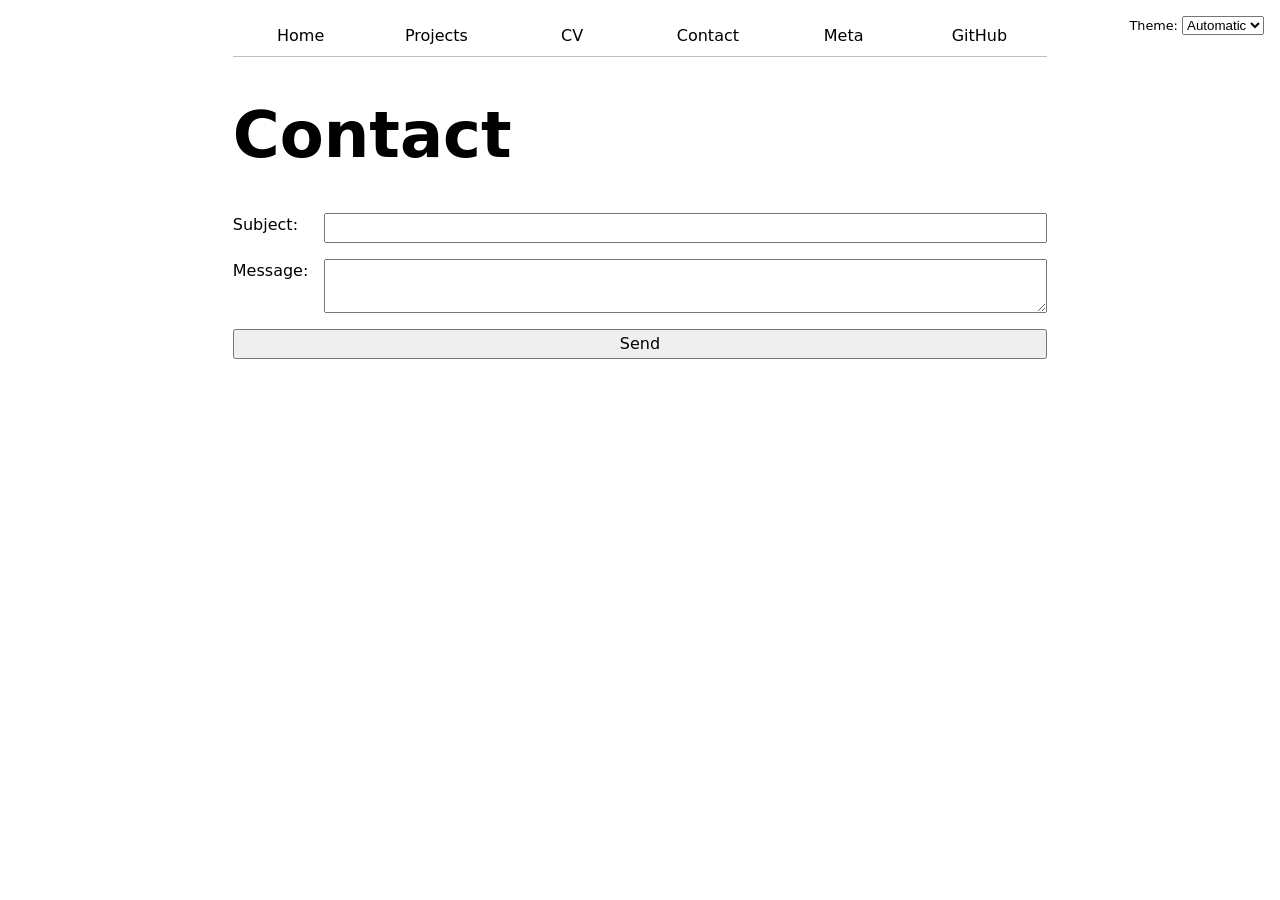
<file: contact/index.html>
<!DOCTYPE html>
<html lang="en">
<head>
  <meta charset="UTF-8">
  <meta name="viewport" content="width=device-width, initial-scale=1">
  <title>Contact</title>
  <link rel="stylesheet" href="../style.css">
</head>

<body>
  <h1>Contact</h1>

  <form action="mailto:brandonmnieto7@gmail.com">
    
    <label>
      Subject:
      <input name="subject" required>
    </label>

    <label>
      Message:
      <textarea name="body" required></textarea>
    </label>

    <button type="submit">Send</button>

  </form>

  <script type="module" src="../global.js"></script>
</body>
</html>
</file>
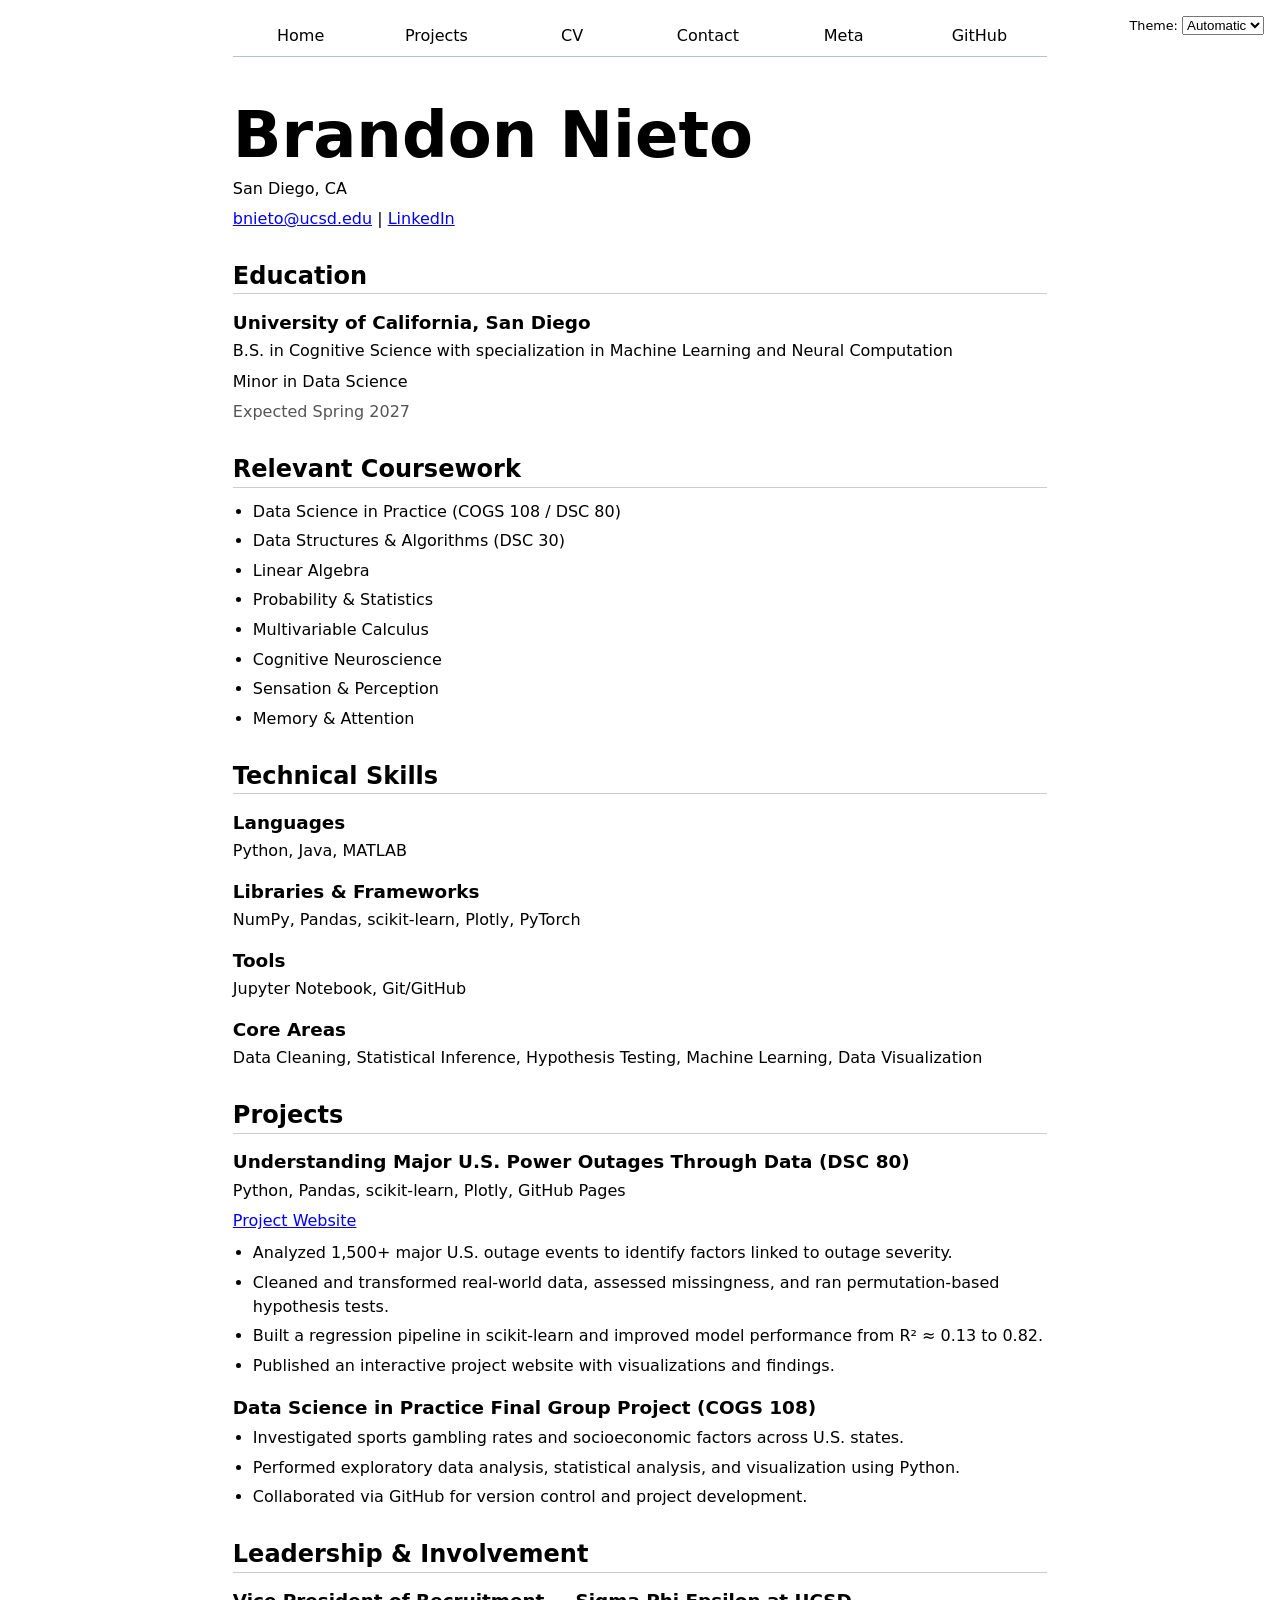
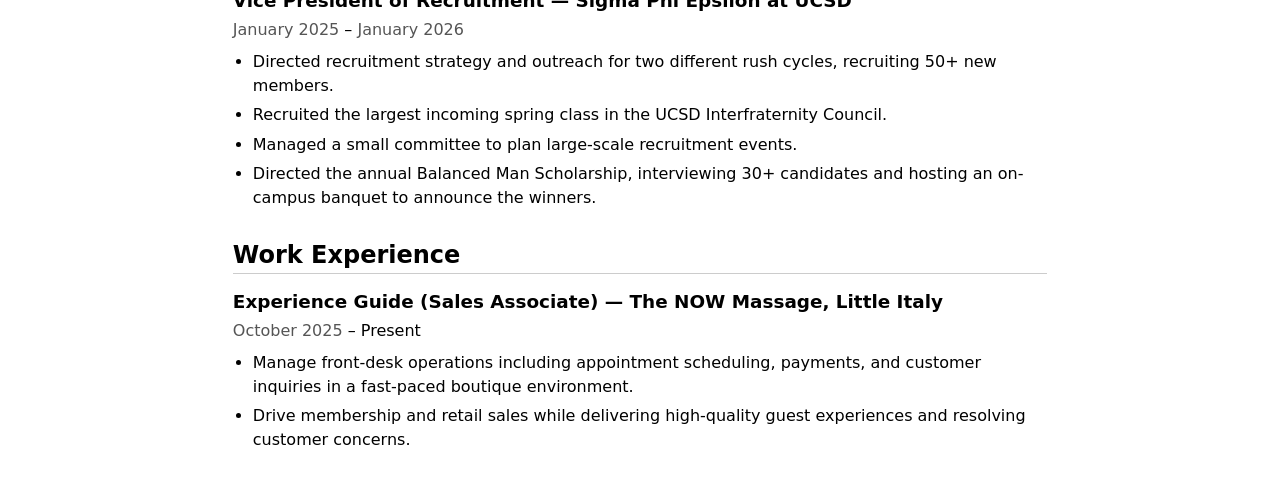
<file: resume/index.html>
<!DOCTYPE html>
<html lang="en">
<head>
  <meta charset="UTF-8">
  <meta name="viewport" content="width=device-width, initial-scale=1">
  <title>Resume</title>
  <link rel="stylesheet" href="../style.css">
</head>
<body class="resume">
  <h1>Brandon Nieto</h1>
  <p>San Diego, CA</p>
  <p>
    <a href="mailto:bnieto@ucsd.edu">bnieto@ucsd.edu</a> |
    <a href="https://www.linkedin.com/in/brandon-nieto-127521278" target="_blank">LinkedIn</a>
  </p>

  <section>
    <h2>Education</h2>
    <article>
      <h3>University of California, San Diego</h3>
      <p>B.S. in Cognitive Science with specialization in Machine Learning and Neural Computation</p>
      <p>Minor in Data Science</p>
      <p><time datetime="2027-06">Expected Spring 2027</time></p>
    </article>
  </section>

  <section>
    <h2>Relevant Coursework</h2>
    <ul>
      <li>Data Science in Practice (COGS 108 / DSC 80)</li>
      <li>Data Structures & Algorithms (DSC 30)</li>
      <li>Linear Algebra</li>
      <li>Probability & Statistics</li>
      <li>Multivariable Calculus</li>
      <li>Cognitive Neuroscience</li>
      <li>Sensation & Perception</li>
      <li>Memory & Attention</li>
    </ul>
  </section>

  <section>
    <h2>Technical Skills</h2>
    <article>
      <h3>Languages</h3>
      <p>Python, Java, MATLAB</p>

      <h3>Libraries & Frameworks</h3>
      <p>NumPy, Pandas, scikit-learn, Plotly, PyTorch</p>

      <h3>Tools</h3>
      <p>Jupyter Notebook, Git/GitHub</p>

      <h3>Core Areas</h3>
      <p>Data Cleaning, Statistical Inference, Hypothesis Testing, Machine Learning, Data Visualization</p>
    </article>
  </section>

  <section>
    <h2>Projects</h2>

    <article>
      <h3>Understanding Major U.S. Power Outages Through Data (DSC 80)</h3>
      <p>Python, Pandas, scikit-learn, Plotly, GitHub Pages</p>
      <p>
        <a href="https://bdognieto.github.io/US-Power-Outages/" target="_blank">Project Website</a>
      </p>
      <ul>
        <li>Analyzed 1,500+ major U.S. outage events to identify factors linked to outage severity.</li>
        <li>Cleaned and transformed real-world data, assessed missingness, and ran permutation-based hypothesis tests.</li>
        <li>Built a regression pipeline in scikit-learn and improved model performance from R² ≈ 0.13 to 0.82.</li>
        <li>Published an interactive project website with visualizations and findings.</li>
      </ul>
    </article>

    <article>
      <h3>Data Science in Practice Final Group Project (COGS 108)</h3>
      <ul>
        <li>Investigated sports gambling rates and socioeconomic factors across U.S. states.</li>
        <li>Performed exploratory data analysis, statistical analysis, and visualization using Python.</li>
        <li>Collaborated via GitHub for version control and project development.</li>
      </ul>
    </article>
  </section>

  <section>
    <h2>Leadership & Involvement</h2>
    <article>
      <h3>Vice President of Recruitment — Sigma Phi Epsilon at UCSD</h3>
      <p><time datetime="2025-01">January 2025</time> – <time datetime="2026-01">January 2026</time></p>
      <ul>
        <li>Directed recruitment strategy and outreach for two different rush cycles, recruiting 50+ new members.</li>
        <li>Recruited the largest incoming spring class in the UCSD Interfraternity Council.</li>
        <li>Managed a small committee to plan large-scale recruitment events.</li>
        <li>Directed the annual Balanced Man Scholarship, interviewing 30+ candidates and hosting an on-campus banquet to announce the winners.</li>
      </ul>
    </article>
  </section>

  <section>
    <h2>Work Experience</h2>
    <article>
      <h3>Experience Guide (Sales Associate) — The NOW Massage, Little Italy</h3>
      <p><time datetime="2025-10">October 2025</time> – Present</p>
      <ul>
        <li>Manage front-desk operations including appointment scheduling, payments, and customer inquiries in a fast-paced boutique environment.</li>
        <li>Drive membership and retail sales while delivering high-quality guest experiences and resolving customer concerns.</li>
      </ul>
    </article>
  </section>
  <script type="module" src="../global.js"></script>
</body>
</html>
</file>
<file: style.css>
html {
  color-scheme: light dark;
}

body {
  font: 100%/1.5 system-ui;
  max-width: 80ch;
  margin: 0 auto;
  padding: 1rem;
}

h1 {
  font-size: 400%;
}

h1, h2, h3, h4, h5, h6 {
  line-height: 1.1;
  text-wrap: balance;
}

input,
textarea,
button {
  font: inherit;
}

form {
  display: grid;
  grid-template-columns: auto 1fr;
  gap: 1em;
}

form label {
  display: contents;
}

form button {
  grid-column: 1 / -1;
  font: inherit;
}

nav {
  display: flex;
  margin-bottom: 2rem;
  align-items: stretch;
  --border-color: oklch(50% 10% 200 / 40%);
  border-bottom: 1px solid var(--border-color);
}

nav a {
  flex: 1;
  text-align: center;
  text-decoration: none;
  padding: 0.5rem;
  color: inherit;
  display: block;
}

nav a.current {
  border-bottom: 0.4em solid var(--border-color);
}

nav a:hover {
  background-color: color-mix(in oklch, #3b82f6, canvas 85%);
  border-bottom: 0.4em solid #3b82f6;
}

.projects {
  display: grid;
  grid-template-columns: repeat(auto-fill, minmax(15em, 1fr));
  gap: 1em;
}

.resume section {
  margin-block: 2rem;
}

.resume h1 {
  margin-bottom: 0.25rem;
}

.resume h2 {
  margin-top: 2rem;
  margin-bottom: 0.75rem;
  padding-bottom: 0.25rem;
  border-bottom: 1px solid #ccc;
  font-size: 1.5rem;
}

.resume h3 {
  margin-bottom: 0.25rem;
  font-size: 1.15rem;
}

.resume p {
  margin: 0.4rem 0;
}

.resume ul {
  margin-top: 0.5rem;
  padding-left: 1.25rem;
}

.resume li {
  margin: 0.35rem 0;
}

.resume article {
  margin-bottom: 1.25rem;
}

.resume time {
  color: #555;
}

.color-scheme {
  position: absolute;
  top: 1rem;
  right: 1rem;
  font-size: 80%;
}

.project-year {
  color: gray;
  font-family: Baskerville, serif;
  font-variant-numeric: oldstyle-nums;
  font-style: italic;
}

#projects-pie-plot {
  max-width: 20em;
  margin-block: 2em;
  overflow: visible;
}

.legend {
  flex: 1;
  list-style: none;
  padding: 0.75rem 1rem;
  margin: 1.5rem auto;

  border: 1px solid #ccc;
  border-radius: 8px;

  /* 👇 THIS centers and controls width */
  min-width: 250px;
  max-width: 100%;

  display: grid;
  grid-template-columns: repeat(auto-fit, minmax(120px, 1fr));
  gap: 0.5rem 1rem;

  background: #f9f9f9;
}

.legend li {
  display: flex;
  align-items: center;
  gap: 0.5rem;

  font-size: 0.9rem;
}

.swatch {
  width: 12px;
  height: 12px;
  background-color: var(--color);
  border-radius: 50%;
  display: inline-block;
  flex-shrink: 0;
}

.pie-container {
  display: flex;
  align-items: center;
  gap: 2rem;
  margin: 2rem 0;
  flex-wrap: wrap;
}

.searchBar {
  width: 60%;
  max-width: 600px;
  display: block;
  margin: 25px 0;   /* ← THIS is the fix */
  padding: 14px 18px;
  font-size: 16px;
  border-radius: 10px;
  border: 1px solid #ddd;
}

.searchBar:focus {
  border-color: #4a90e2;
  box-shadow: 0 0 0 2px rgba(74, 144, 226, 0.2);
}

#projects-pie-plot:has(path:hover) path:not(:hover) {
  opacity: 0.5;
}

path {
  transition: 300ms;
  cursor: pointer;
}

.selected {
  --color: oklch(60% 45% 0) !important;
}

.selected:is(path) {
  fill: var(--color);
}

.stats {
  display: grid;
  grid-template-columns: repeat(6, auto);
  gap: 1rem 2rem;
}

.stats dt {
  font-size: 0.8rem;
  color: gray;
}

.stats dd {
  font-size: 1.5rem;
  font-weight: bold;
  margin: 0;
}

.gridlines line {
  stroke: #ddd;
  stroke-opacity: 0.6;
}

.gridlines path {
  display: none;
}

dl.info {
  display: grid;
  grid-template-columns: auto 1fr;
  gap: 0.25em 1em;
  margin: 0;
  transition: opacity 500ms, visibility 500ms;
}

dl.info[hidden] {
  opacity: 0;
  visibility: hidden;
}

dl.info dt {
  color: #666;
  font-weight: normal;
}

dl.info dd {
  margin: 0;
  font-weight: bold;
}

.tooltip {
  position: fixed;
  top: 1em;
  left: 1em;
  background: white;
  padding: 1em;
  border-radius: 0.5em;
  box-shadow: 0 4px 12px rgb(0 0 0 / 0.2);
}

circle {
  transition: all 200ms;
  transform-origin: center;
  transform-box: fill-box;
  @starting-style {
    r: 0;
  }
}

circle:hover {
  transform: scale(1.5);
}

circle.selected {
  fill: #ff6b6b;
}

.time-filter {
  display: flex;
  align-items: center;
  gap: 1rem;
}

#commit-progress {
  flex: 1;
}

#commit-time-display {
  margin-left: auto;
}

.loc {
  display: flex;
  width: 0.5em;
  aspect-ratio: 1;
  background: var(--color);
  border-radius: 50%;
}

#files dd {
  grid-column: 2;
  display: flex;
  flex-wrap: wrap;
  align-items: start;
  align-content: start;
  gap: 0.15em;
  padding-top: 0.6em;
  margin-left: 0;
}

#scrolly-1 {
  position: relative;
  display: flex;
  gap: 1rem;
}

#scrolly-1 > * {
  flex: 1;
}

#scatter-story {
  position: relative;
}

#scatter-plot {
  position: sticky;
  top: 0;
  left: 0;
  bottom: auto;
  height: 50vh;
}

.step {
  padding-bottom: 80vh;
}
</file>
